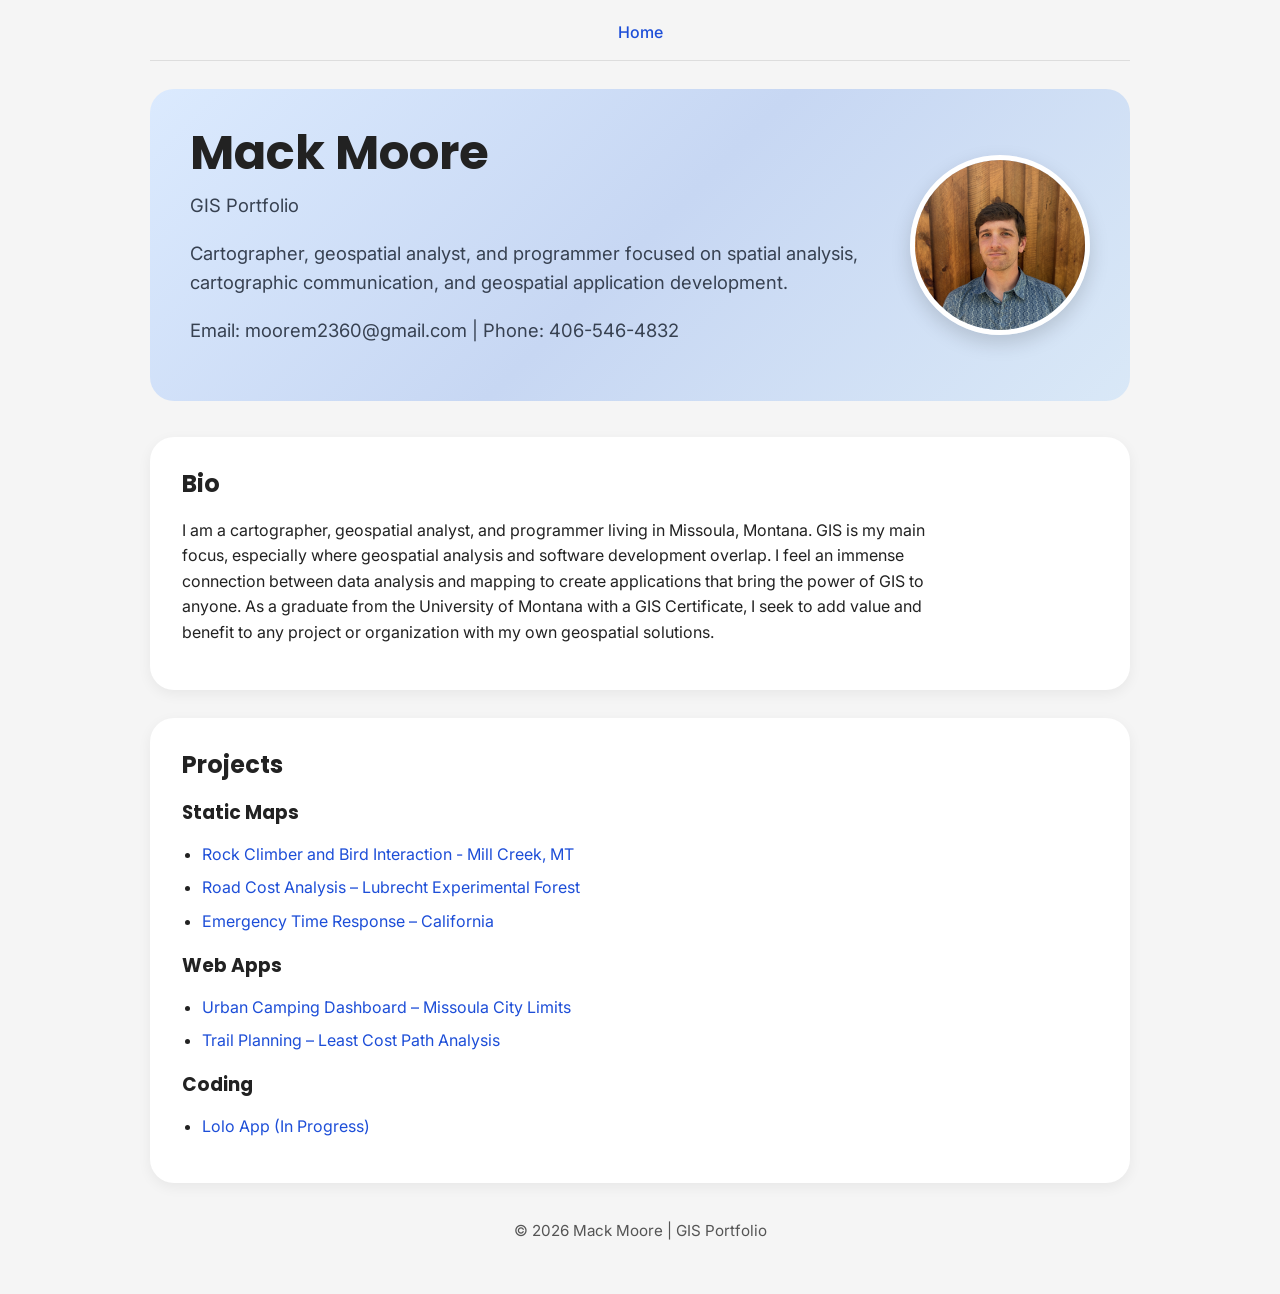
<file: index.html>
<!DOCTYPE html>
<html lang="en">
<head>
  <meta charset="UTF-8">
  <meta name="viewport" content="width=device-width, initial-scale=1.0">
  <title>Mack Moore | GIS Portfolio</title>
  <link rel="stylesheet" href="style.css">
  <link href="https://fonts.googleapis.com/css2?family=Inter:wght@300;400;600&family=Poppins:wght@600;700&display=swap" rel="stylesheet">
</head>
<body>

  <nav>
    <a href="index.html">Home</a>
  </nav>

  <header class="hero-banner profile-hero">
    <div class="hero-text">
      <h1>Mack Moore</h1>
      <p>GIS Portfolio</p>
      <p>Cartographer, geospatial analyst, and programmer focused on spatial analysis, cartographic communication, and geospatial application development.</p>
      <p>Email: moorem2360@gmail.com | Phone: 406-546-4832
    </div>
    <div class="hero-photo">
      <img src="portrait.png" alt="Portrait of Mack Moore">
    </div>
  </header>

  <section class="content-card text-card">
    <h2>Bio</h2>
    <p class="narrow-text">
      I am a cartographer, geospatial analyst, and programmer living in Missoula, Montana. GIS is my main focus, especially where geospatial analysis and software development overlap. I feel an immense connection between data analysis and mapping to create applications that bring the power of GIS to anyone. As a graduate from the University of Montana with a GIS Certificate, I seek to add value and benefit to any project or organization with my own geospatial solutions.
    </p>
  </section>

  <section class="content-card text-card">
    <h2>Projects</h2>

    <h3>Static Maps</h3>
    <ul>
      <li><a href="rock-climbs-birds.html">Rock Climber and Bird Interaction - Mill Creek, MT</a></li>
      <li><a href="road-cost-analysis.html">Road Cost Analysis – Lubrecht Experimental Forest</a></li>
      <li><a href="emergency-time-response.html">Emergency Time Response – California</a></li>
    </ul>

    <h3>Web Apps</h3>
    <ul>
      <li><a href="urban-camping-dashboard.html">Urban Camping Dashboard – Missoula City Limits</a></li>
      <li><a href="trail-planning.html">Trail Planning – Least Cost Path Analysis</a></li>
    </ul>

    <h3>Coding</h3>
    <ul>
      <li><a href="lolo-app.html">Lolo App (In Progress)</a></li>
    </ul>
  </section>

  <footer>
    <p>© 2026 Mack Moore | GIS Portfolio</p>
  </footer>

</body>
</html>
</file>
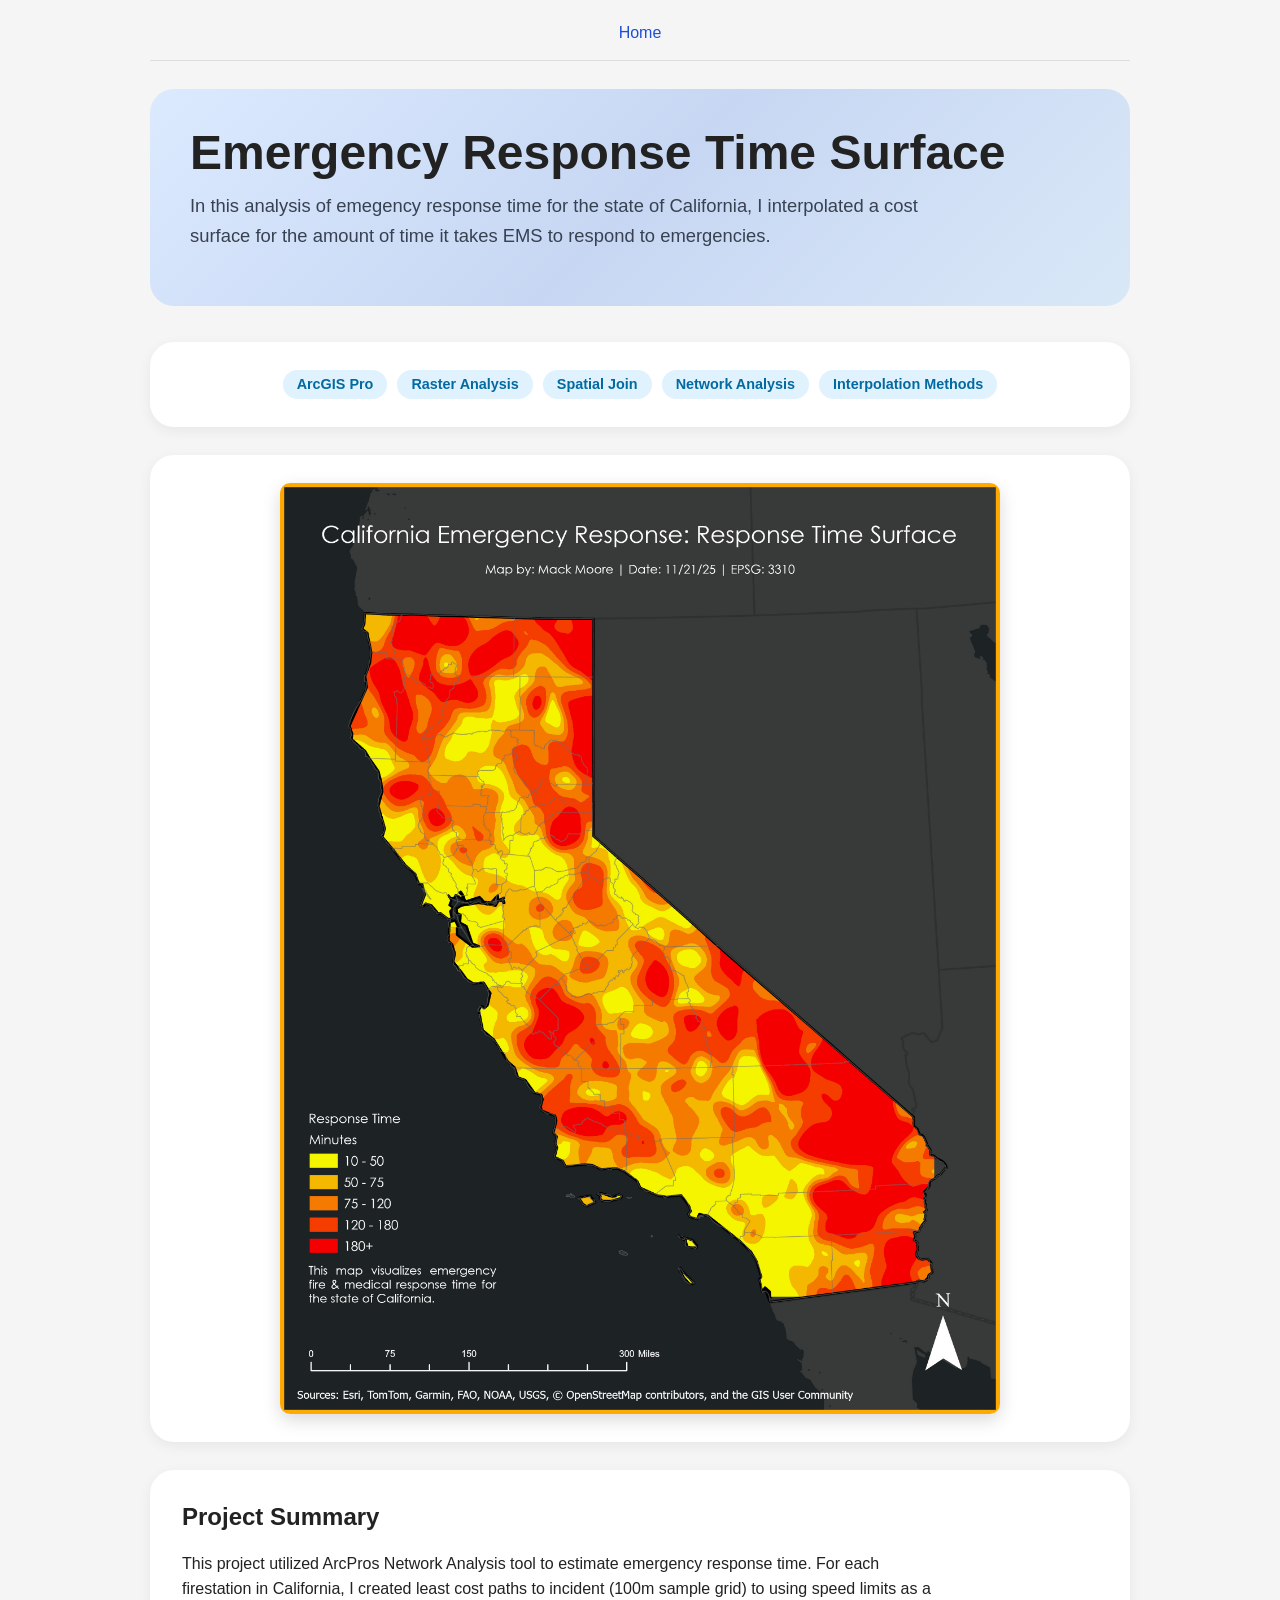
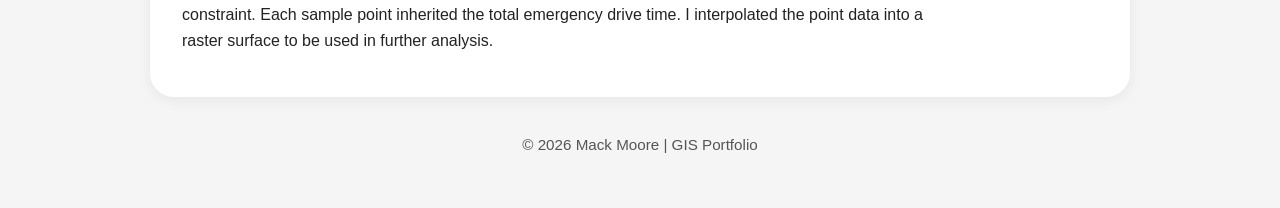
<file: emergency-time-response.html>
<!DOCTYPE html>
<html lang="en">
<head>
  <meta charset="UTF-8">
  <meta name="viewport" content="width=device-width, initial-scale=1.0">
  <title>Emergency Response Time Surface</title>
  <link rel="stylesheet" href="style.css">
</head>
<body>

  <nav>
    <a href="index.html">Home</a>
  </nav>

  <header class="hero-banner">
    <div class="hero-text">
      <h1>Emergency Response Time Surface</h1>
      <p>
        In this analysis of emegency response time for the state of California, I interpolated a cost surface for the amount of time it takes EMS to respond to emergencies.
      </p>
    </div>
  </header>

  <section class="content-card map-card">
    <div class="tags">
      <span class="tag">ArcGIS Pro</span>
      <span class="tag">Raster Analysis</span>
      <span class="tag">Spatial Join</span>
      <span class="tag">Network Analysis</span>
      <span class="tag">Interpolation Methods</span>
    </div>
  </section>

  <section class="content-card map-card">
    <div class="map-container">
      <img src="CA_Response_Time_Surface_MackMoore.jpg" alt="Emergency response time map">
    </div>
  </section>

  <section class="content-card text-card">
    <h2>Project Summary</h2>
    <p class="narrow-text">
      This project utilized ArcPros Network Analysis tool to estimate emergency response time. For each firestation in California, I created least cost paths to incident (100m sample grid) to using speed limits as a constraint. Each sample point inherited the total emergency drive time. I interpolated the point data into a raster surface to be used in further analysis.
    </p>
  </section>

  <footer>
    <p>© 2026 Mack Moore | GIS Portfolio</p>
  </footer>

</body>
</html>
</file>
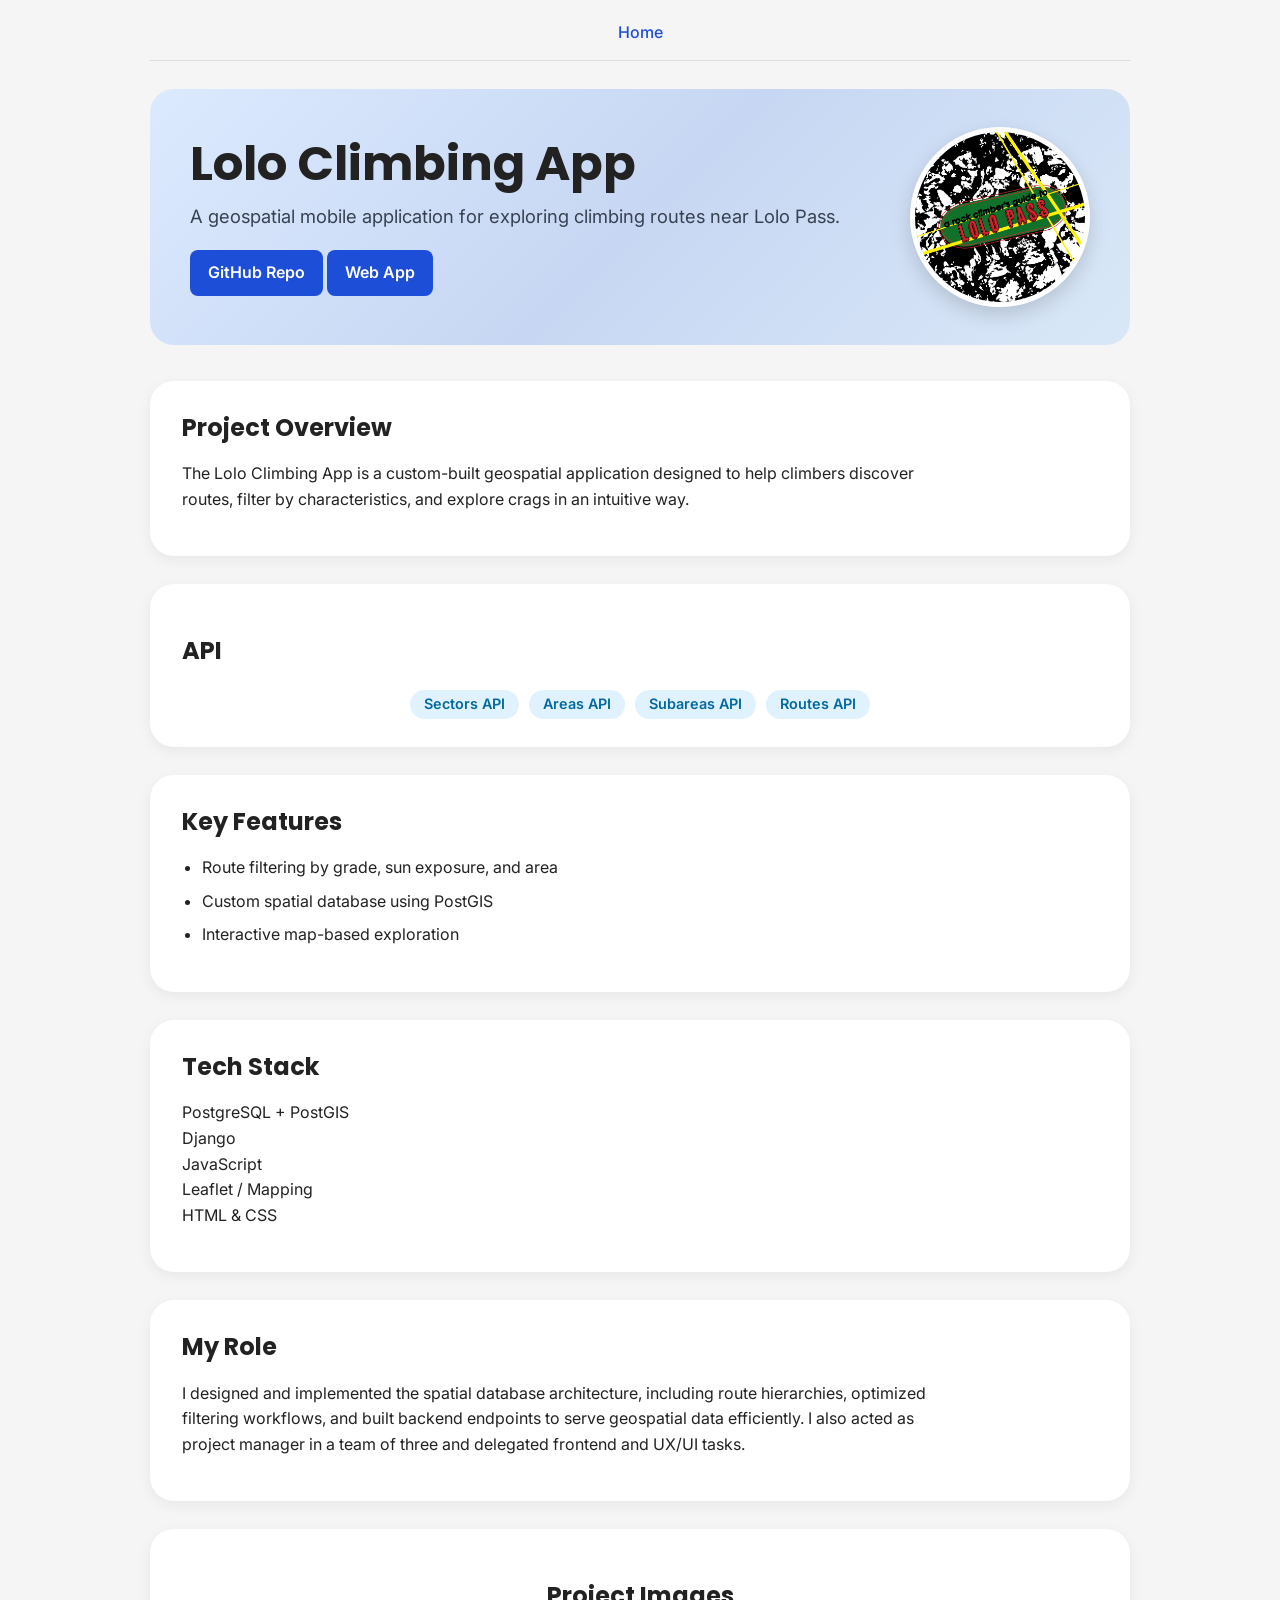
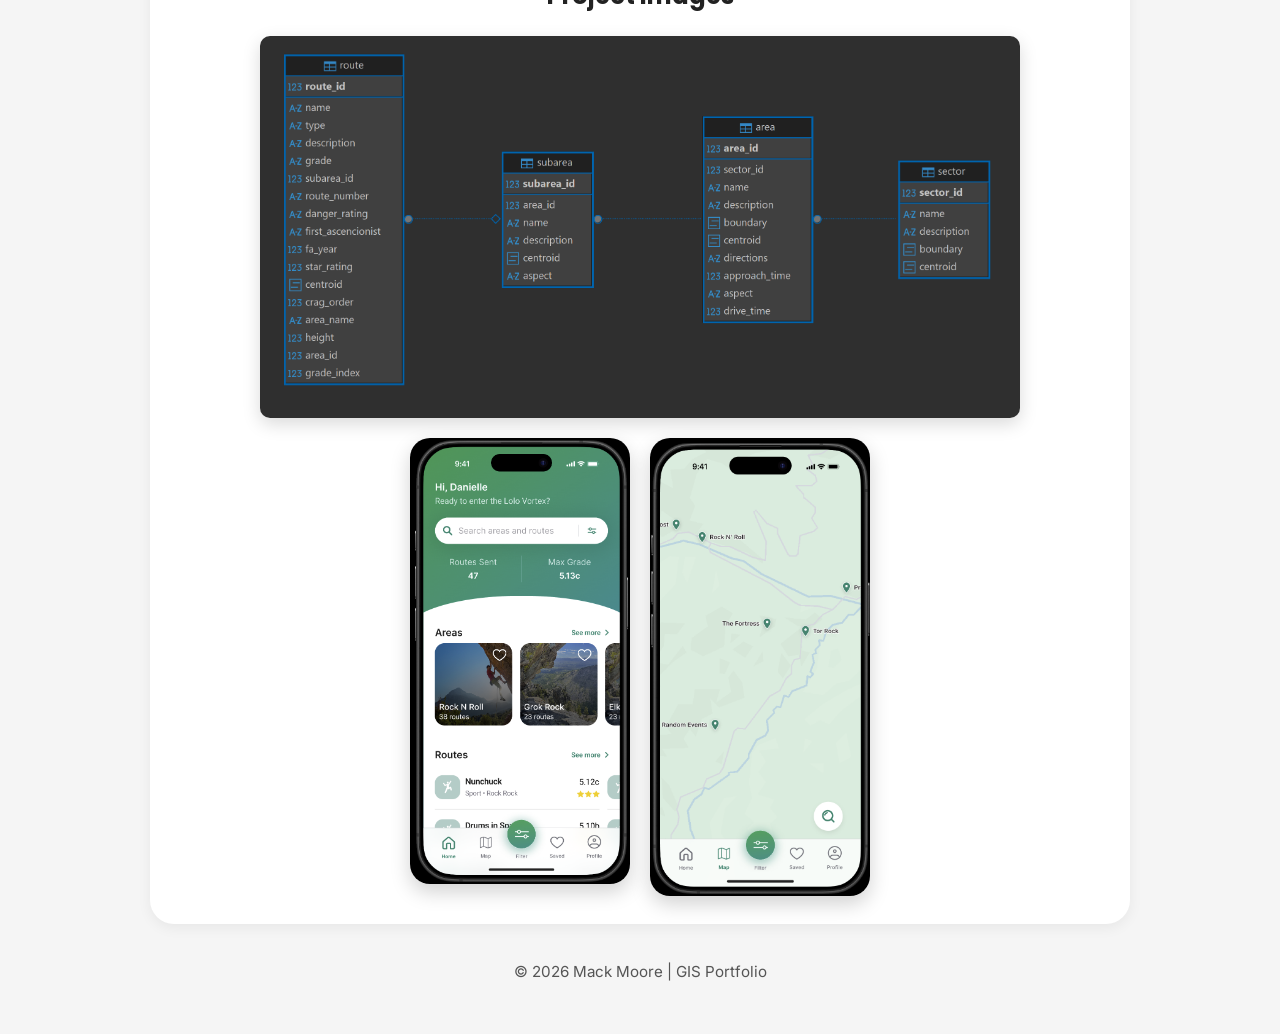
<file: lolo-app.html>
<!DOCTYPE html>
<html lang="en">
<head>
  <meta charset="UTF-8">
  <meta name="viewport" content="width=device-width, initial-scale=1.0">
  <title>Lolo Climbing App</title>
  <link rel="stylesheet" href="style.css">
  <link href="https://fonts.googleapis.com/css2?family=Inter:wght@300;400;600&family=Poppins:wght@600;700&display=swap" rel="stylesheet">
</head>
<body>

  <nav>
    <a href="index.html">Home</a>
  </nav>

  <header class="hero-banner">
    <div class="hero-text">
      <h1>Lolo Climbing App</h1>
      <p>A geospatial mobile application for exploring climbing routes near Lolo Pass.</p>
      <a href="https://github.com/mackmmo/Lolo_app.git" target="_blank" class="btn">GitHub Repo</a>
      <a href="https://lologuide-webapp.onrender.com/" target="_blank" class="btn">Web App</a>
    </div>
    <div class="hero-photo">
      <img src="Instagram Cover Photo.png" alt="Portrait of Mack Moore">
    </div>
  </header>

  <section class="content-card text-card">
    <h2>Project Overview</h2>
    <p class="narrow-text">
      The Lolo Climbing App is a custom-built geospatial application designed to help climbers discover routes, filter by characteristics, and explore crags in an intuitive way.
    </p>
  </section>

  <section class="content-card">
  <h2>API</h2>
    <div class="tags">
      <a href="https://lolo-app-1.onrender.com/sectors/" target="_blank" class="tag">Sectors API</a>
      <a href="https://lolo-app-1.onrender.com/areas/" target="_blank" class="tag">Areas API</a>
      <a href="https://lolo-app-1.onrender.com/subareas/" target="_blank" class="tag">Subareas API</a>    
      <a href="https://lolo-app-1.onrender.com/routes/" target="_blank" class="tag">Routes API</a>
  </div>
  </section>
  
  <section class="content-card text-card">
    <h2>Key Features</h2>
    <ul>
      <li>Route filtering by grade, sun exposure, and area</li>
      <li>Custom spatial database using PostGIS</li>
      <li>Interactive map-based exploration</li>
    </ul>
  </section>

  <section class="content-card text-card">
    <h2>Tech Stack</h2>
    <p class="narrow-text">PostgreSQL + PostGIS<br>Django<br>JavaScript<br>Leaflet / Mapping<br>HTML &amp; CSS</p>
  </section>

  <section class="content-card text-card">
    <h2>My Role</h2>
    <p class="narrow-text">
      I designed and implemented the spatial database architecture, including route hierarchies, optimized filtering workflows, and built backend endpoints to serve geospatial data efficiently. I also acted as project manager in a team of three and delegated frontend and UX/UI tasks.
    </p>
  </section>

  <section class="content-card map-card">
    <h2>Project Images</h2>
    <img src="database_diagram.png" class="diagram" alt="Database diagram">

    <div class="gallery">
      <img src="app_screenshot1.png" class="screenshot-vert" alt="App screenshot 1">
      <img src="app_screenshot2.png" class="screenshot-vert" alt="App screenshot 2">
    </div>
  </section>

  <footer>
    <p>© 2026 Mack Moore | GIS Portfolio</p>
  </footer>

</body>
</html>
</file>
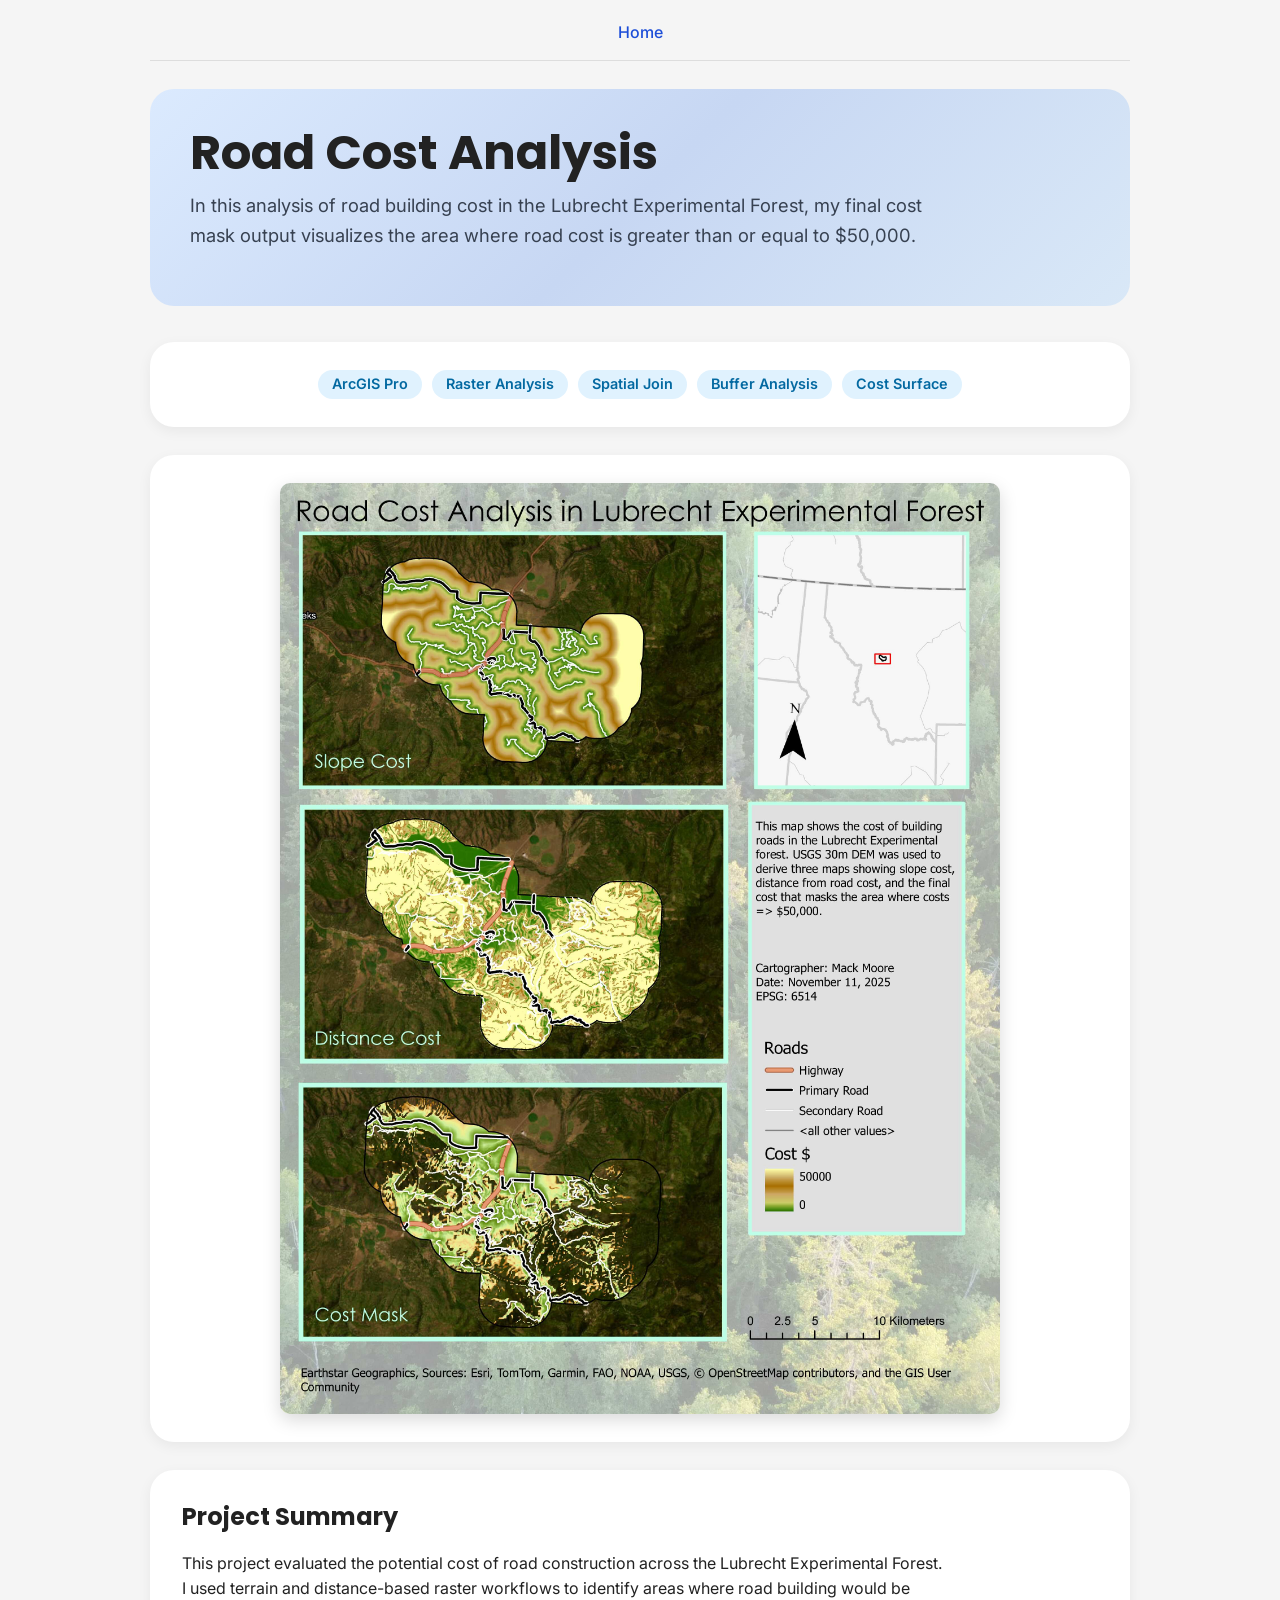
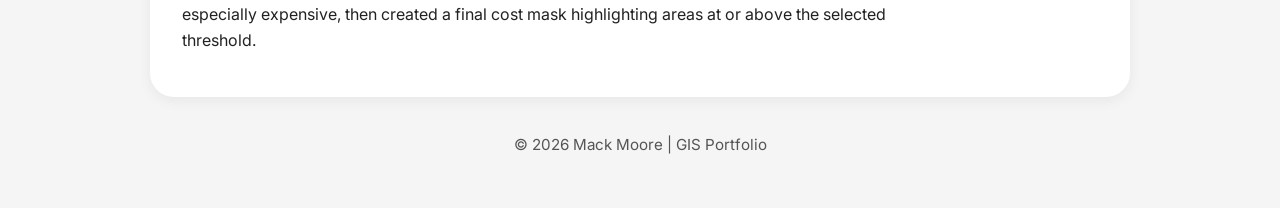
<file: road-cost-analysis.html>
<!DOCTYPE html>
<html lang="en">
<head>
  <meta charset="UTF-8">
  <meta name="viewport" content="width=device-width, initial-scale=1.0">
  <title>Emergency Response Time Surface</title>
  <link rel="stylesheet" href="style.css">
  <link href="https://fonts.googleapis.com/css2?family=Inter:wght@300;400;600&family=Poppins:wght@600;700&display=swap" rel="stylesheet">
</head>
<body>

  <nav>
    <a href="index.html">Home</a>
  </nav>

  <header class="hero-banner">
    <div class="hero-text">
      <h1>Road Cost Analysis</h1>
      <p>
        In this analysis of road building cost in the Lubrecht Experimental Forest, my final cost mask output visualizes the area where road cost is greater than or equal to $50,000.
      </p>
    </div>
  </header>

  <section class="content-card map-card">
    <div class="tags">
      <span class="tag">ArcGIS Pro</span>
      <span class="tag">Raster Analysis</span>
      <span class="tag">Spatial Join</span>
      <span class="tag">Buffer Analysis</span>
      <span class="tag">Cost Surface</span>
    </div>
  </section>

  <section class="content-card map-card">
    <div class="map-container">
      <img src="RoadCost.jpg" alt="Road cost analysis map">
    </div>
  </section>

  <section class="content-card text-card">
    <h2>Project Summary</h2>
    <p class="narrow-text">
      This project evaluated the potential cost of road construction across the Lubrecht Experimental Forest. I used terrain and distance-based raster workflows to identify areas where road building would be especially expensive, then created a final cost mask highlighting areas at or above the selected threshold.
    </p>
  </section>

  <footer>
    <p>© 2026 Mack Moore | GIS Portfolio</p>
  </footer>

</body>
</html>
</file>
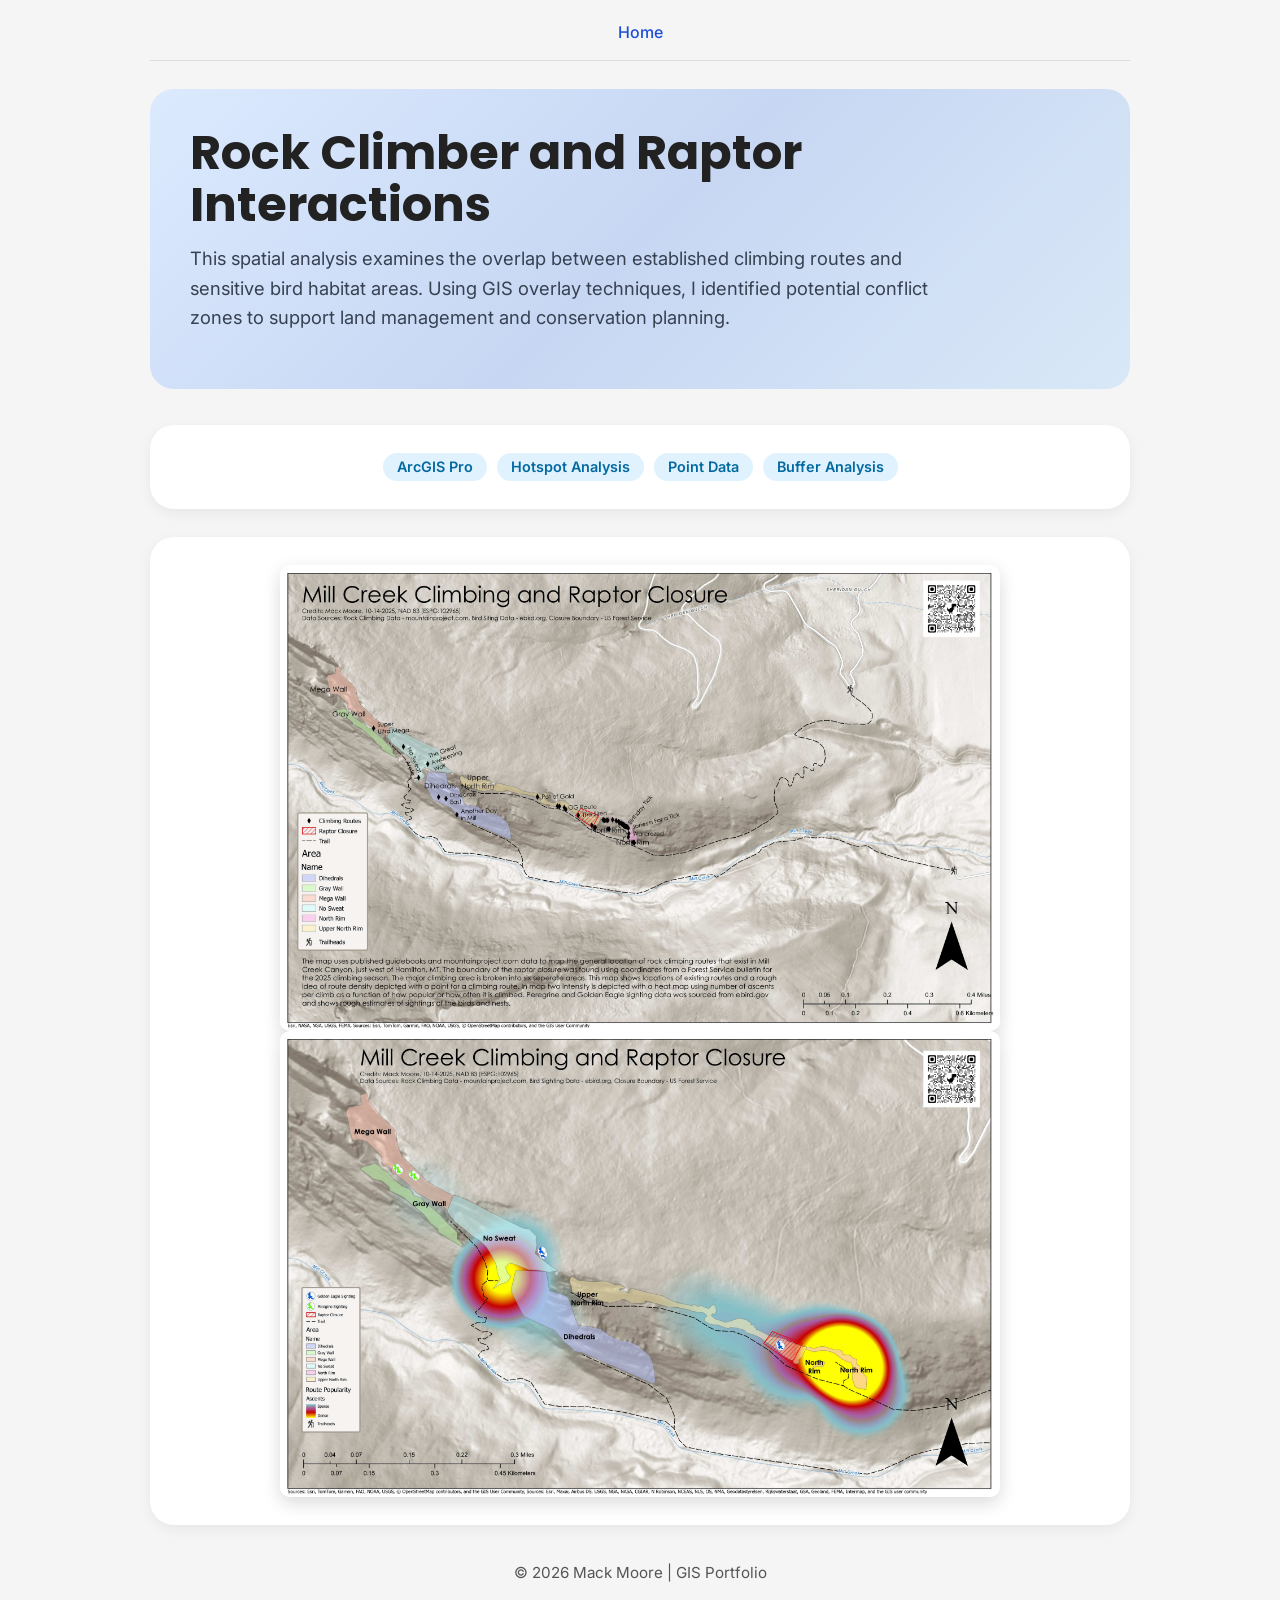
<file: rock-climbs-birds.html>
<!DOCTYPE html>
<html lang="en">
<head>
  <meta charset="UTF-8">
  <meta name="viewport" content="width=device-width, initial-scale=1.0">
  <title>Road Cost Analysis</title>
  <link rel="stylesheet" href="style.css">
  <link href="https://fonts.googleapis.com/css2?family=Inter:wght@300;400;600&family=Poppins:wght@600;700&display=swap" rel="stylesheet">
</head>
<body>

  <nav>
    <a href="index.html">Home</a>
  </nav>

  <header class="hero-banner">
    <div class="hero-text">
      <h1>Rock Climber and Raptor Interactions</h1>
      <p>
        This spatial analysis examines the overlap between established climbing routes 
        and sensitive bird habitat areas. Using GIS overlay techniques, I identified 
        potential conflict zones to support land management and conservation planning. <p/>
    </div>
  </header>

  <section class="content-card map-card">
    <div class="tags">
      <span class="tag">ArcGIS Pro</span>
      <span class="tag">Hotspot Analysis</span>
      <span class="tag">Point Data</span>
      <span class="tag">Buffer Analysis</span>
    </div>
  </section>

  <section class="content-card map-card">
    <div class="map-container">
      <img src="Moore_Mackenzie_MillCreekClimbingandRaptorClosure1.jpg">
    </div>
    <div class="map-container">
      <img src="Moore_Mackenzie_MillCreekClimbingandRaptorClosure2.jpg" alt="Climbing closure map 2">
    </div>
  </section>

  <footer>
    <p>© 2026 Mack Moore | GIS Portfolio</p>
  </footer>

</body>
</html>
</file>
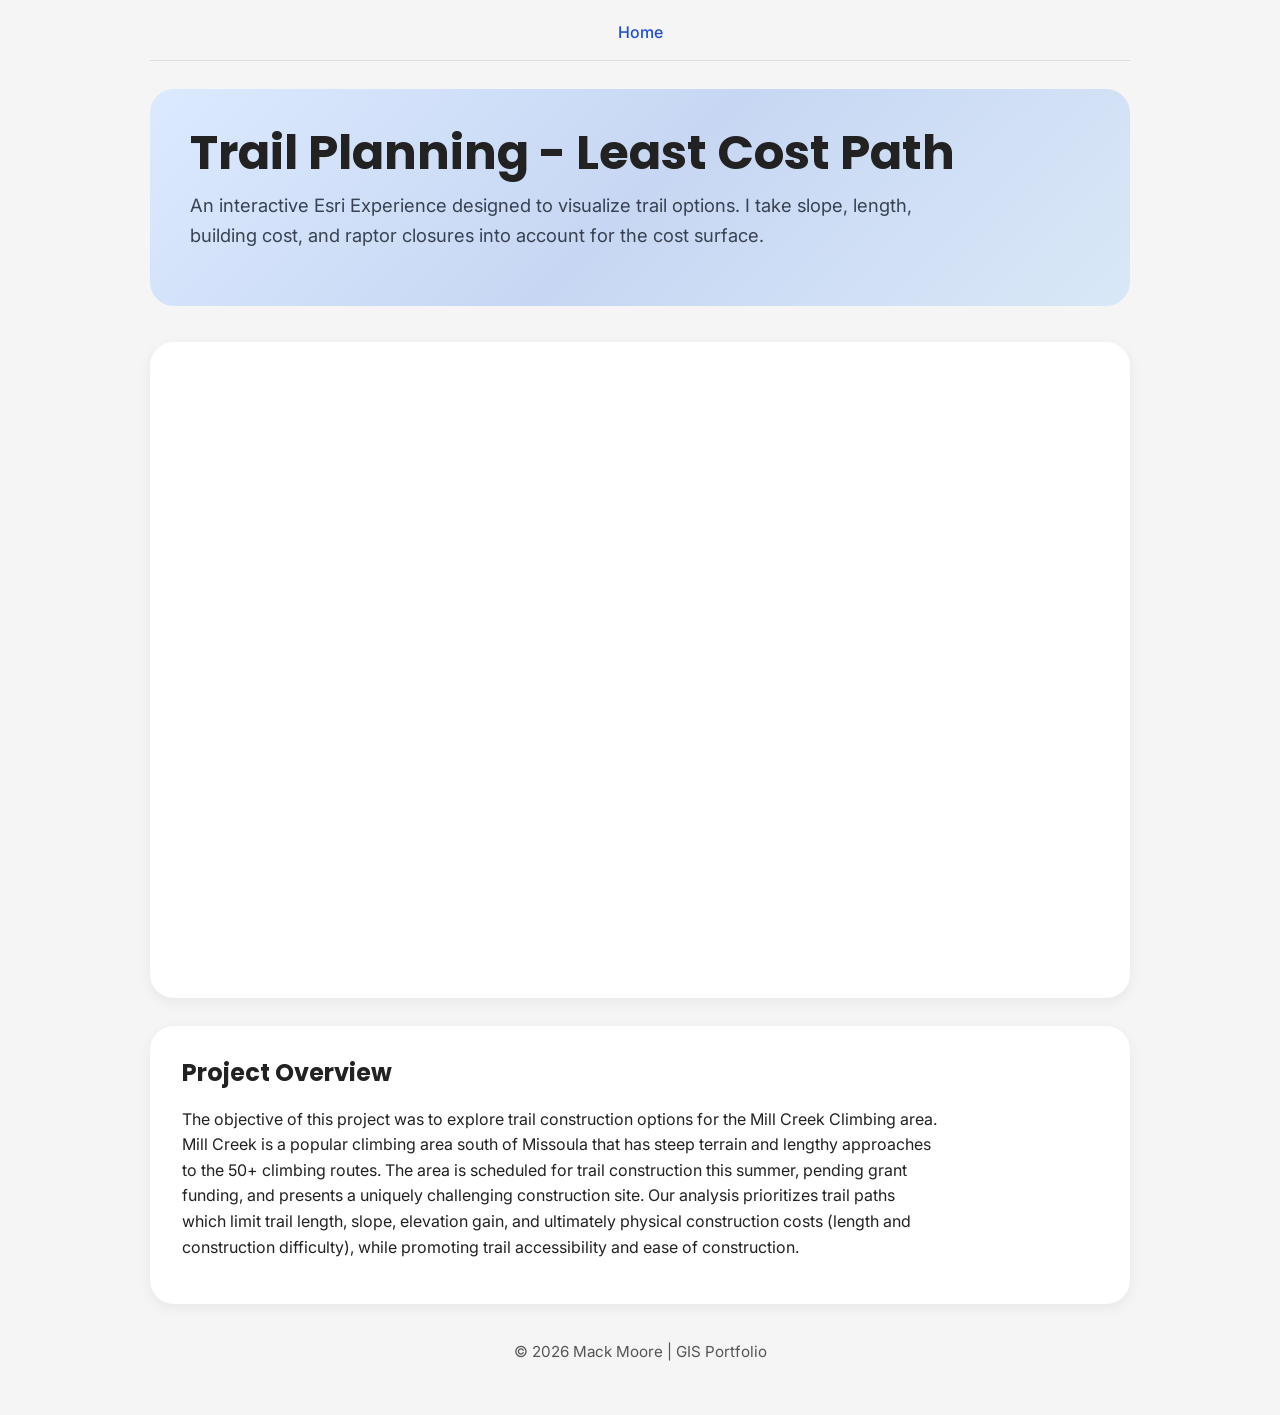
<file: trail-planning.html>
<!DOCTYPE html>
<html lang="en">
<head>
  <meta charset="UTF-8">
  <meta name="viewport" content="width=device-width, initial-scale=1.0">
  <title>Missoula Urban Camping Dashboard</title>
  <link rel="stylesheet" href="style.css">
  <link href="https://fonts.googleapis.com/css2?family=Inter:wght@300;400;600&family=Poppins:wght@600;700&display=swap" rel="stylesheet">
</head>
<body>

  <nav>
    <a href="index.html">Home</a>
  </nav>

  <header class="hero-banner">
    <div class="hero-text">
      <h1>Trail Planning - Least Cost Path</h1>
      <p>An interactive Esri Experience designed to visualize trail options. I take slope, length, building cost, 
        and raptor closures into account for the cost surface.
      </p>
    </div>
  </header>

  <section class="content-card map-card">
    <iframe
      src="https://experience.arcgis.com/experience/b4d3d7f67ac04bd4b04c1a4f7cdd965f"
      width="100%"
      height="600"
      frameborder="0"
      allowfullscreen>
    </iframe>
  </section>

  <section class="content-card text-card">
    <h2>Project Overview</h2>
    <p class="narrow-text">
      The objective of this project was to explore trail construction options for the Mill
Creek Climbing area. Mill Creek is a popular climbing area south of Missoula that has
steep terrain and lengthy approaches to the 50+ climbing routes. The area is
scheduled for trail construction this summer, pending grant funding, and presents a
uniquely challenging construction site. Our analysis prioritizes trail paths which limit
trail length, slope, elevation gain, and ultimately physical construction costs (length
and construction difficulty), while promoting trail accessibility and ease of
construction.
    </p>
  </section>

  <footer>
    <p>© 2026 Mack Moore | GIS Portfolio</p>
  </footer>

</body>
</html>
</file>
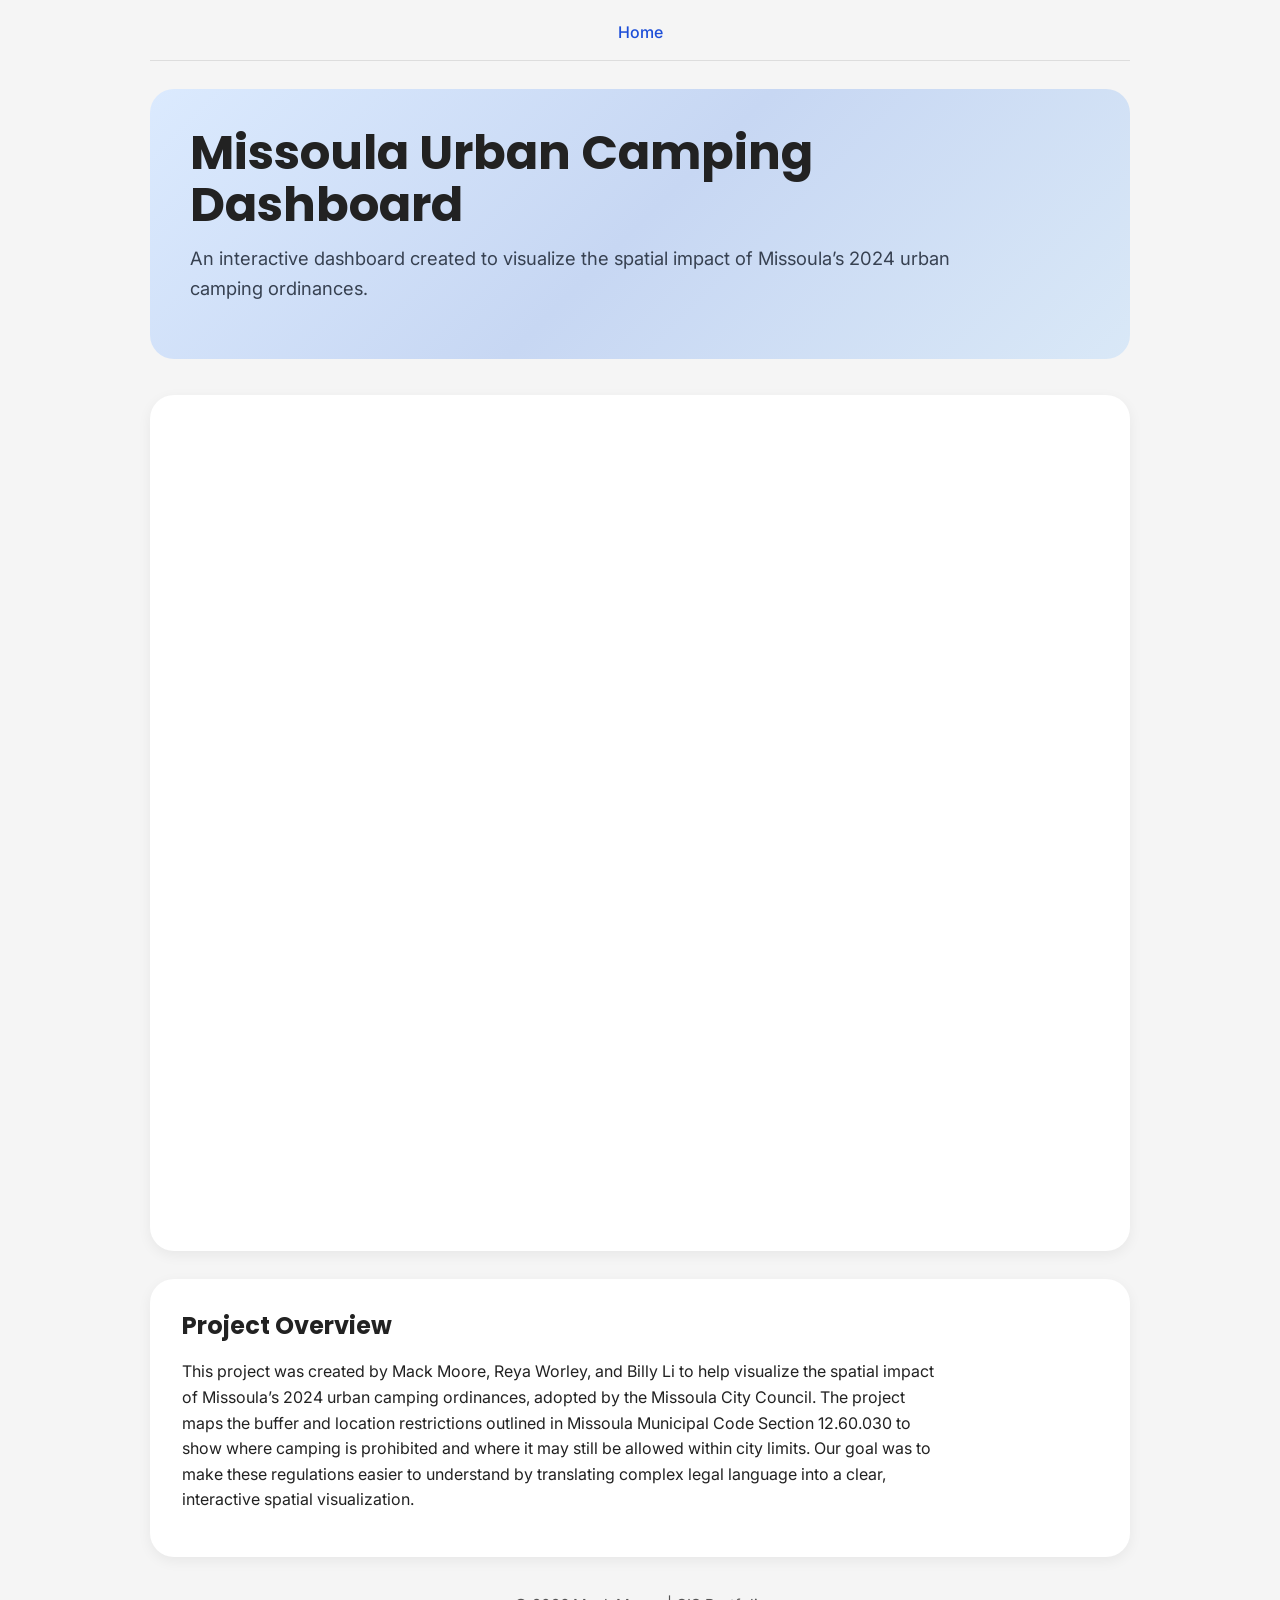
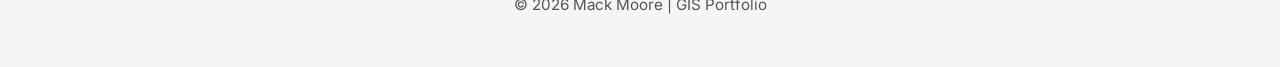
<file: urban-camping-dashboard.html>
<!DOCTYPE html>
<html lang="en">
<head>
  <meta charset="UTF-8">
  <meta name="viewport" content="width=device-width, initial-scale=1.0">
  <title>Missoula Urban Camping Dashboard</title>
  <link rel="stylesheet" href="style.css">
  <link href="https://fonts.googleapis.com/css2?family=Inter:wght@300;400;600&family=Poppins:wght@600;700&display=swap" rel="stylesheet">
</head>
<body>

  <nav>
    <a href="index.html">Home</a>
  </nav>

  <header class="hero-banner">
    <div class="hero-text">
      <h1>Missoula Urban Camping Dashboard</h1>
      <p>
        An interactive dashboard created to visualize the spatial impact of Missoula’s 2024 urban camping ordinances.
      </p>
    </div>
  </header>

  <section class="content-card map-card">
    <iframe
      src="https://umontana.maps.arcgis.com/apps/dashboards/d7626a9aa5794faabefd21cd2e4e5136"
      width="100%"
      height="800"
      frameborder="0"
      allowfullscreen>
    </iframe>
  </section>

  <section class="content-card text-card">
    <h2>Project Overview</h2>
    <p class="narrow-text">
      This project was created by Mack Moore, Reya Worley, and Billy Li to help visualize the spatial impact of Missoula’s 2024 urban camping ordinances, adopted by the Missoula City Council. The project maps the buffer and location restrictions outlined in Missoula Municipal Code Section 12.60.030 to show where camping is prohibited and where it may still be allowed within city limits. Our goal was to make these regulations easier to understand by translating complex legal language into a clear, interactive spatial visualization.
    </p>
  </section>

  <footer>
    <p>© 2026 Mack Moore | GIS Portfolio</p>
  </footer>

</body>
</html>
</file>
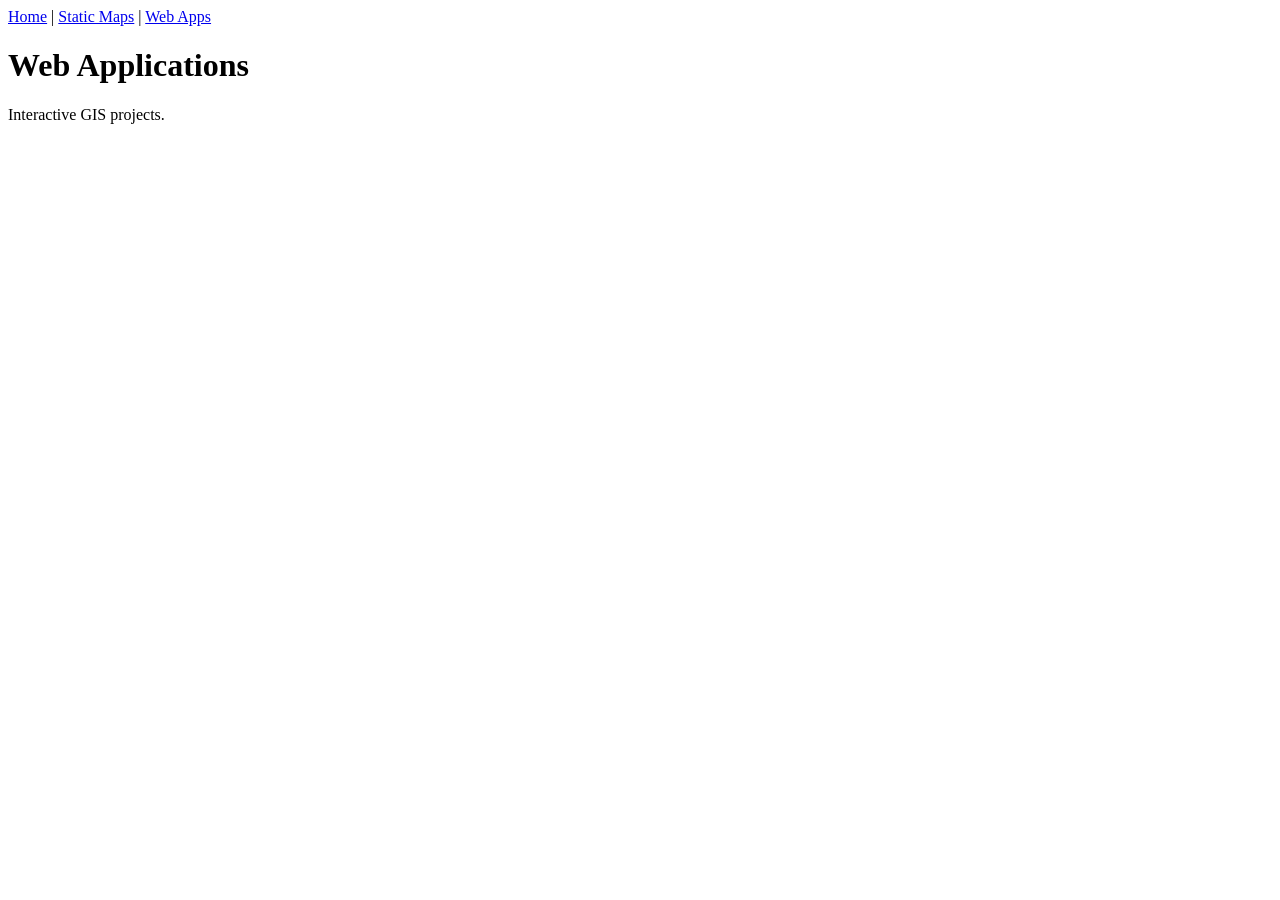
<file: web-apps.html>
<!DOCTYPE html>
<html>
<head>
  <title>Web Apps</title>
</head>
<body>

<nav>
  <a href="index.html">Home</a> |
  <a href="static-maps.html">Static Maps</a> |
  <a href="web-apps.html">Web Apps</a>
</nav>

<h1>Web Applications</h1>
<p>Interactive GIS projects.</p>

<iframe 
  src="https://umontana.maps.arcgis.com/apps/instant/interactivelegend/index.html?appid=2ceebd1c315d45848d523d622ab3e53b"
  width="100%"
  height="600"
  style="border:0;">
</iframe>

</body>
</html>
</file>
<file: style.css>
/* ===== Base ===== */
* {
  box-sizing: border-box;
}

body {
  margin: 0;
  font-family: 'Inter', sans-serif;
  color: #222;
  background: #f5f5f5;
  line-height: 1.6;
}

h1, h2, h3 {
  font-family: 'Poppins', sans-serif;
}

img {
  max-width: 100%;
  height: auto;
  display: block;
}

a {
  color: #1d4ed8;
  text-decoration: none;
}

a:hover {
  text-decoration: underline;
}

/* ===== Layout ===== */
.site-width {
  max-width: 980px;
  margin: 0 auto;
  padding: 0 1rem;
}

/* ===== Nav ===== */
nav {
  max-width: 980px;
  margin: 20px auto 0 auto;
  padding: 0 1rem 14px 1rem;
  text-align: center;
  border-bottom: 1px solid #ddd;
}

nav a {
  margin: 0 14px;
  font-weight: 500;
}

/* ===== Hero banner ===== */
.hero-banner {
  max-width: 980px;
  margin: 28px auto 36px auto;
  padding: 38px 40px;
  border-radius: 24px;
  background: linear-gradient(135deg, #dbeafe, #c7d7f3, #d9e8f7);
  display: flex;
  align-items: center;
  justify-content: space-between;
  gap: 30px;
}

.hero-banner.profile-hero {
  display: flex;
  align-items: center;
  justify-content: space-between;
  gap: 28px;
}

.hero-text {
  flex: 1;
}

.hero-text h1 {
  margin: 0 0 12px 0;
  font-size: 3rem;
  line-height: 1.1;
}

.hero-text p {
  margin: 0 0 18px 0;
  font-size: 1.15rem;
  color: #374151;
  max-width: 760px;
}

.hero-photo img {
  width: 180px;
  height: 180px;
  object-fit: cover;
  border-radius: 50%;
  border: 5px solid white;
  box-shadow: 0 8px 20px rgba(0,0,0,0.15);
}

/* ===== Buttons ===== */
.btn {
  display: inline-block;
  padding: 10px 18px;
  border-radius: 8px;
  background: #1d4ed8;
  color: white;
  font-weight: 600;
}

.btn:hover {
  text-decoration: none;
  opacity: 0.92;
}

/* ===== Card system ===== */
.content-card {
  max-width: 980px;
  margin: 28px auto;
  padding: 28px 32px;
  background: white;
  border-radius: 24px;
  box-shadow: 0 4px 14px rgba(0,0,0,0.06);
}

.text-card {
  text-align: left;
}

.text-card h2,
.text-card h3 {
  margin-top: 0;
  margin-bottom: 14px;
}

.text-card p {
  margin-top: 0;
  margin-bottom: 16px;
}

.text-card ul {
  margin-top: 0;
  padding-left: 1.25rem;
}

.text-card li {
  margin-bottom: 8px;
}

.text-card .narrow-text {
  max-width: 760px;
}

/* ===== Map card ===== */
.map-card {
  text-align: center;
}

.map-card h2,
.map-card h3,
.map-card p {
  text-align: center;
}

.map-card .map-container img {
  margin: 0 auto;
  max-width: 720px;
  border-radius: 10px;
  box-shadow: 0 6px 18px rgba(0,0,0,0.15);
}

/* ===== Tags ===== */
.tags {
  display: flex;
  flex-wrap: wrap;
  gap: 10px;
  justify-content: center;
}

.tag {
  display: inline-block;
  padding: 7px 14px;
  border-radius: 999px;
  background: #e0f2fe;
  color: #0369a1;
  font-size: 0.9rem;
  font-weight: 600;
  line-height: 1;
}

/* ===== Screenshot / gallery ===== */
.gallery {
  display: flex;
  justify-content: center;
  align-items: flex-start;
  gap: 20px;
  flex-wrap: wrap;
}

.screenshot-vert {
  width: 220px;
  border-radius: 20px;
  box-shadow: 0 8px 20px rgba(0,0,0,0.18);
}

.diagram {
  max-width: 760px;
  margin: 0 auto 20px auto;
  border-radius: 10px;
  box-shadow: 0 6px 18px rgba(0,0,0,0.15);
}

/* ===== Footer ===== */
footer {
  max-width: 980px;
  margin: 36px auto 50px auto;
  padding: 0 1rem;
  text-align: center;
  color: #555;
  font-size: 0.95rem;
}

/* ===== Responsive ===== */
@media (max-width: 760px) {
  .hero-banner.profile-hero {
    flex-direction: column;
    text-align: center;
  }

  .hero-text h1 {
    font-size: 2.3rem;
  }

  .hero-text p {
    margin-left: auto;
    margin-right: auto;
  }

  .hero-photo img {
    width: 140px;
    height: 140px;
  }

  .content-card {
    padding: 22px 20px;
  }

  .map-card .map-container img {
    max-width: 100%;
  }

  .screenshot-vert {
    width: 180px;
  }
}
.map-card iframe {
  width: 100%;
  border: 0;
  border-radius: 12px;
  display: block;
}
</file>
